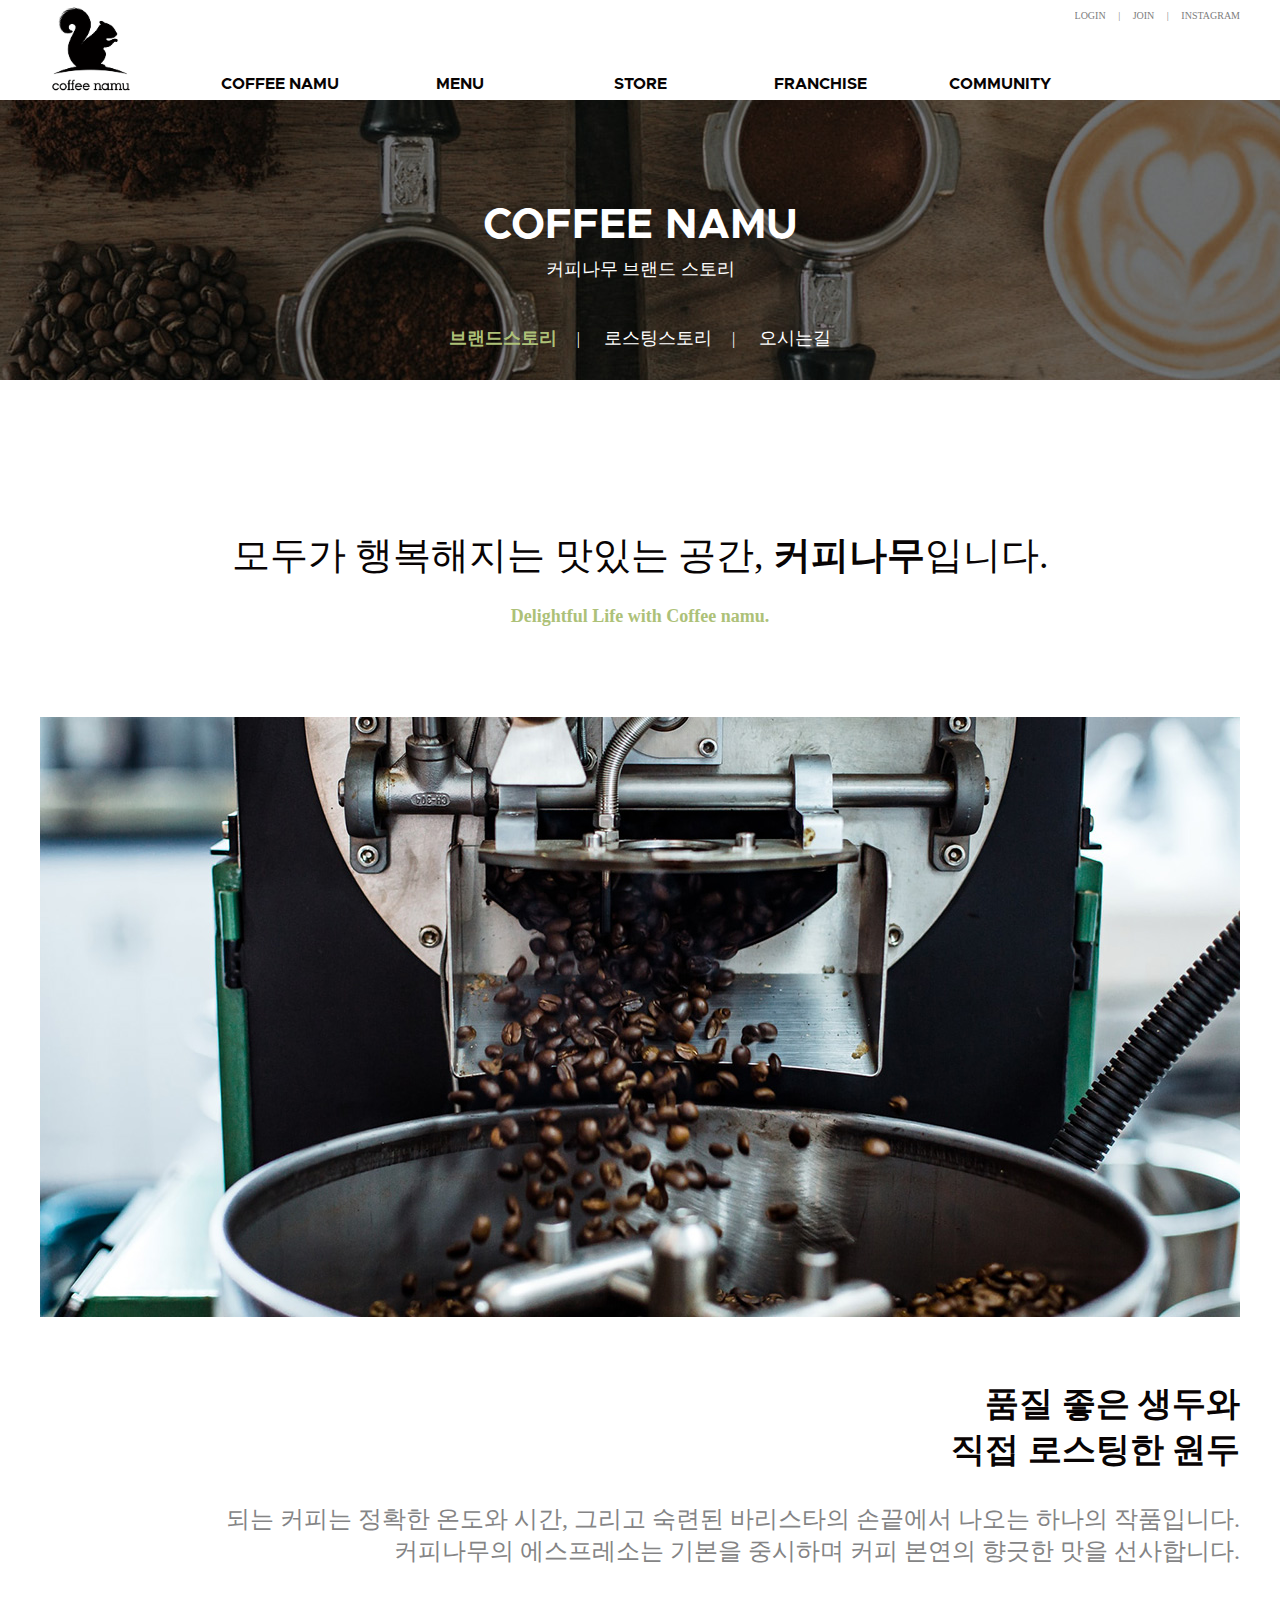
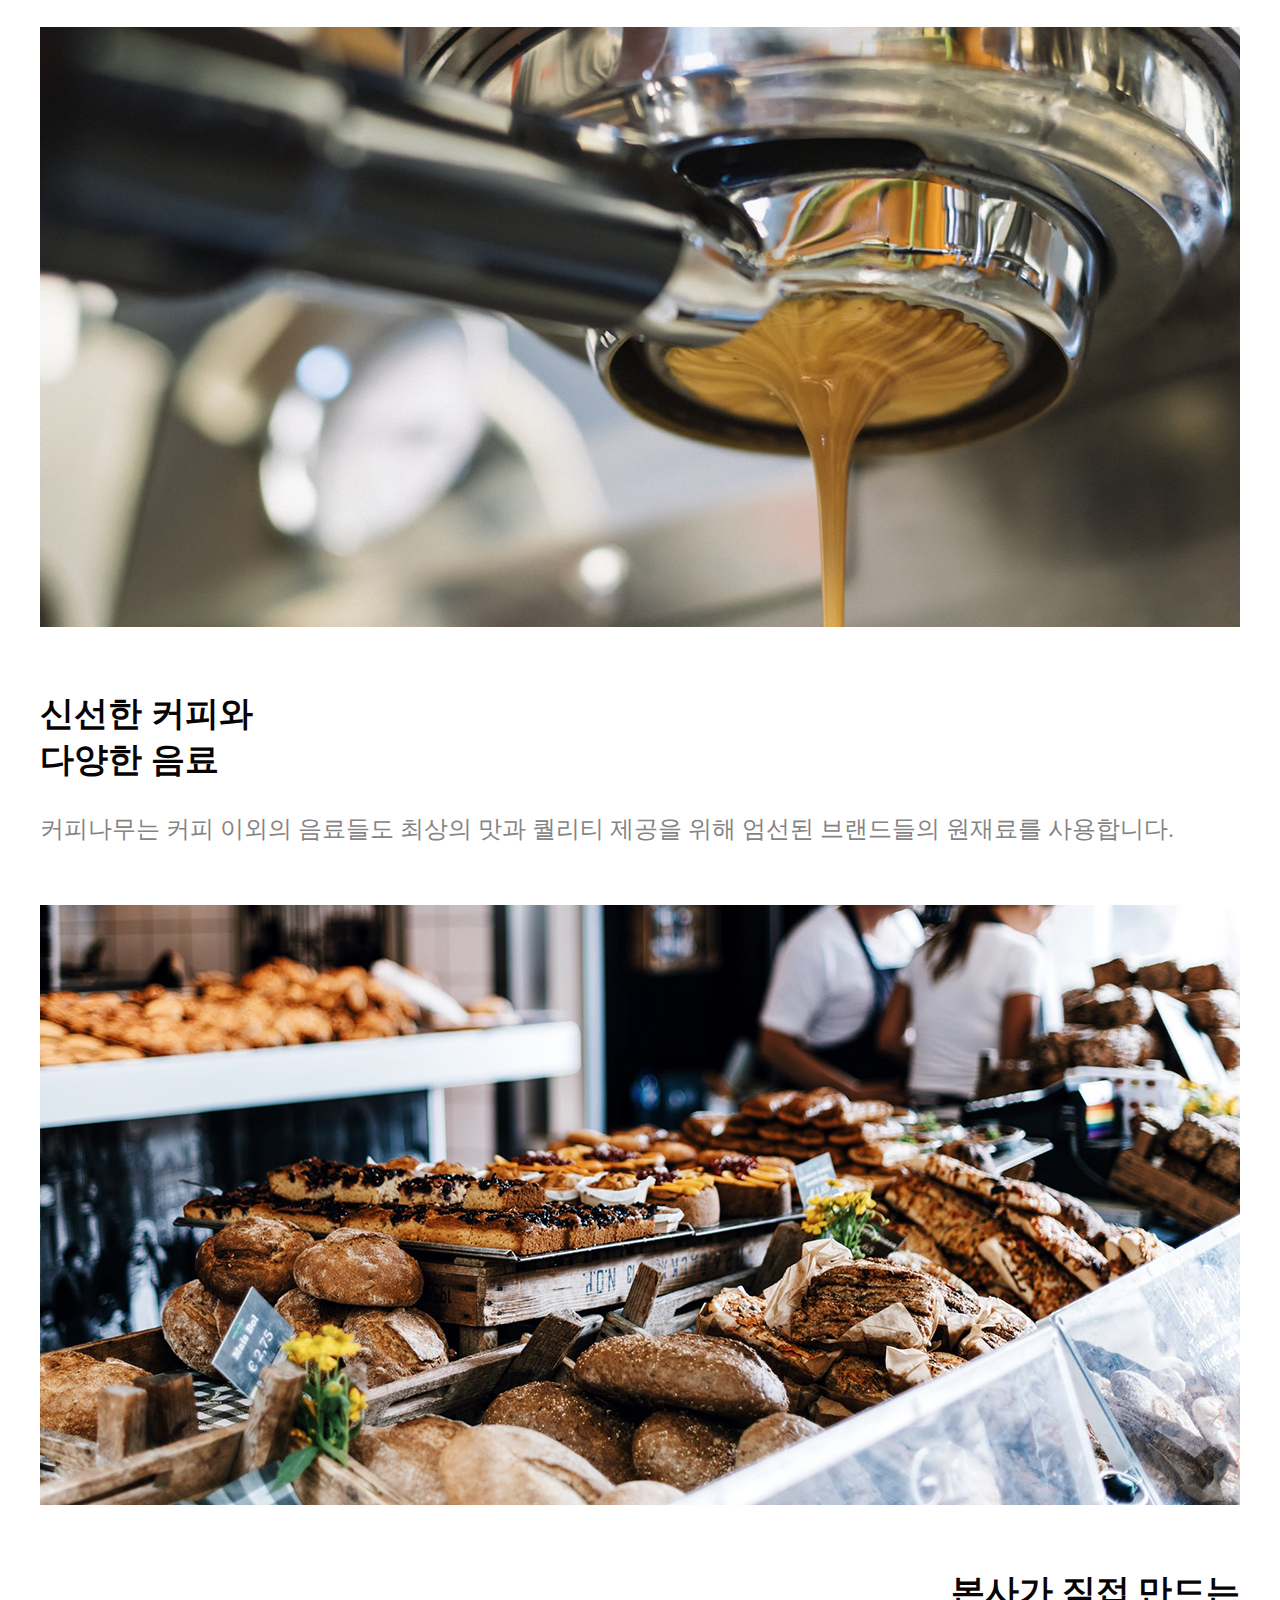
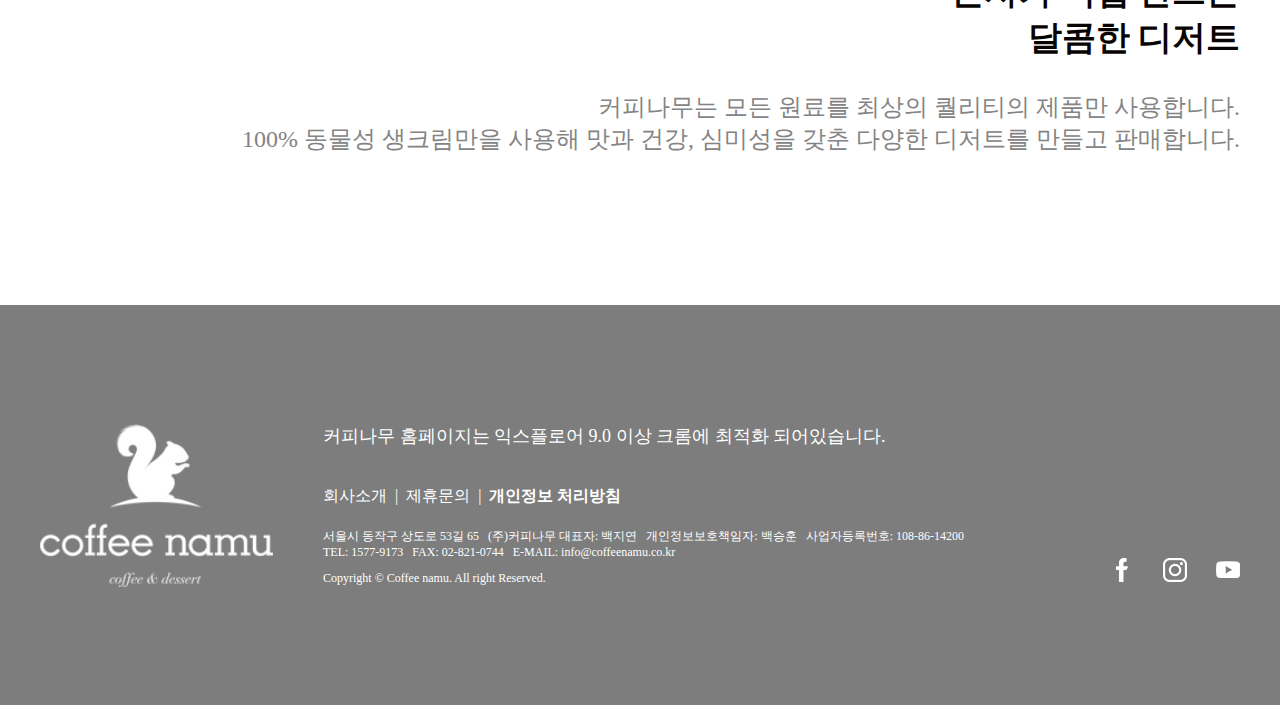
<file: sub1_1_re.html>
<!DOCTYPE html>
<html lang="en">
<head>
    <meta charset="UTF-8">
    <meta name="viewport" content="width=device-width, initial-scale=1.0">
    <title>카페나무 &lt; 브랜드스토리</title>
    <!-- webfont -->
    <link href="https://fonts.googleapis.com/css2?family=Noto+Sans+KR:wght@100;300;400;500;700;900&display=swap" rel="stylesheet">
    <!-- style css -->
    <link rel="stylesheet" href="./css/style_re.css">
    <link rel="stylesheet" href="./css/sub1_1_re.css">
    <!-- jQuery CDN -->
    <script src="https://ajax.googleapis.com/ajax/libs/jquery/3.5.1/jquery.min.js"></script>
    <!-- main script -->
    <script src="./script/main.js"></script>
</head>

<body>
    <!-- header -->
    <header id="main_header">
        <h1><a href="./index_re.html"><img src="./image/logo_main.png" alt="main logo"></a></h1>
        <!-- logo 73x79 -->
        <nav class="main_gnb">
            <ul class="depth1">
                <li><a href="./sub1_1_re.html" class="accent">coffee namu</a>
                    <ul class="depth2">
                        <li><a href="./sub1_1_re.html">브랜드 스토리</a></li>
                        <li><a href="#">로스팅 스토리</a></li>
                        <li><a href="#">오시는 길</a></li>
                    </ul>
                </li>
                <li><a href="./sub2_1_re.html">menu</a>
                    <ul class="depth2">
                        <li><a href="./sub2_1_re.html">신제품</a></li>
                        <li><a href="#">음료</a></li>
                        <li><a href="#">베이커리</a></li>
                        <li><a href="#">MD상품</a></li>
                    </ul>
                </li>
                <li><a href="#">store</a>
                    <ul class="depth2">
                        <li><a href="#">매장안내</a></li>
                    </ul>
                </li>
                <li><a href="#">franchise</a>
                    <ul class="depth2">
                        <li><a href="#">창업안내</a></li>
                        <li><a href="#">인테리어</a></li>
                        <li><a href="#">창업스토리</a></li>
                        <li><a href="#">가맹문의</a></li>
                    </ul>
                </li>
                <li><a href="#">community</a>
                    <ul class="depth2">
                        <li><a href="#">공지사항</a></li>
                        <li><a href="#">이벤트</a></li>
                        <li><a href="#">고객문의</a></li>
                    </ul>
                </li>
            </ul>
        </nav> 
        <nav class="main_lnb">
            <ul>
                <li><a href="#">login</a>&nbsp;&nbsp;&nbsp;&nbsp;&nbsp;|&nbsp;&nbsp;&nbsp;&nbsp;&nbsp;</li>
                <li><a href="#">join</a>&nbsp;&nbsp;&nbsp;&nbsp;&nbsp;|&nbsp;&nbsp;&nbsp;&nbsp;&nbsp;</li>
                <li><a href="#">instagram</a></li>
            </ul>
        </nav>
    </header>
    <div id="sub_header">
        <section class="head1">
            <h2><span>COFFEE NAMU</span></h2>
            <h4>커피나무 브랜드 스토리</h4>
        </section>    
        <section class="head2">
                <ul>
                    <li><a href="#" class="accent">브랜드스토리</a><span>|</span></li>
                    <li><a href="#" class="accent">로스팅스토리</a><span>|</span></li>
                    <li><a href="#">오시는길</a></li>
                </ul>
            </section>
    </div>  
    <!-- main content -->
    <article id="sub_cont">
        <div class="intro">
        <h2>모두가 행복해지는 맛있는 공간, <strong>커피나무</strong>입니다.</h2>
        <h4>Delightful Life with Coffee namu.</h4>
        </div>
        <section class="sec1">
            <img src="./image/brand_1.jpg" alt="브랜드1">
            <h3>품질 좋은 생두와 <br>직접 로스팅한 원두</h3>
            <p>되는 커피는 정확한 온도와 시간, 그리고 숙련된 바리스타의 손끝에서 나오는 하나의 작품입니다. <br>커피나무의 에스프레소는 기본을 중시하며 커피 본연의 향긋한 맛을 선사합니다.</p>
        </section>
        <section class="sec2">
            <img src="./image/brand_2.jpg" alt="브랜드2">
            <h3>신선한 커피와 <br>다양한 음료</h3>
            <p>커피나무는 커피 이외의 음료들도 최상의 맛과 퀄리티 제공을 위해 엄선된 브랜드들의 원재료를 사용합니다.</p>
        </section>
        <section class="sec3">
            <img src="./image/brand_3.jpg" alt="브랜드3">
            <h3>본사가 직접 만드는 <br>달콤한 디저트</h3>
            <p>커피나무는 모든 원료를 최상의 퀄리티의 제품만 사용합니다. <br>100% 동물성 생크림만을 사용해 맛과 건강, 심미성을 갖춘 다양한 디저트를 만들고 판매합니다.</p>
        </section>
    </article>
  
    <!-- footer -->
    <footer id="main_footer">
        <div class="footer_wrap">
            <h1><img src="./image/logo_footer.png" alt="푸터로고"></h1>
            <p class="caution">커피나무 홈페이지는 <span>익스플로어 9.0 이상 크롬</span>에 최적화 되어있습니다.</p>
            <ul class="footer_menu">
                <li><a href="#">회사소개</a><span>&nbsp;&nbsp;|&nbsp;&nbsp;</span></li>
                <li><a href="#">제휴문의</a><span>&nbsp;&nbsp;|&nbsp;&nbsp;</span></li>
                <li><a href="#"><strong>개인정보 처리방침</strong></a></li>
            </ul>
            <div class="footer_text">
            <p>서울시 동작구 상도로 53길 65&nbsp;&nbsp;&nbsp;(주)커피나무 대표자: 백지연&nbsp;&nbsp;&nbsp;개인정보보호책임자: 백승훈&nbsp;&nbsp;&nbsp;사업자등록번호: 108-86-14200</p>
            <p>TEL: 1577-9173&nbsp;&nbsp;&nbsp;FAX: 02-821-0744&nbsp;&nbsp;&nbsp;E-MAIL: info@coffeenamu.co.kr</p>
            </div>
            <p class="copy">Copyright &copy; Coffee namu. All right Reserved.</p>
            <div class="footer_sns">
                <a href="#"><img class="face" src="./image/facebook.png" alt="페이스북"></a>
                <a href="#"><img class="insta" src="./image/insta.png" alt="인스타그램"></a>
                <a href="#"><img class="you" src="./image/youtube.png" alt="유투브"></a>
            </div>
        </div> <!--wrap end-->    
    </footer>
</body>
</html>
</file>
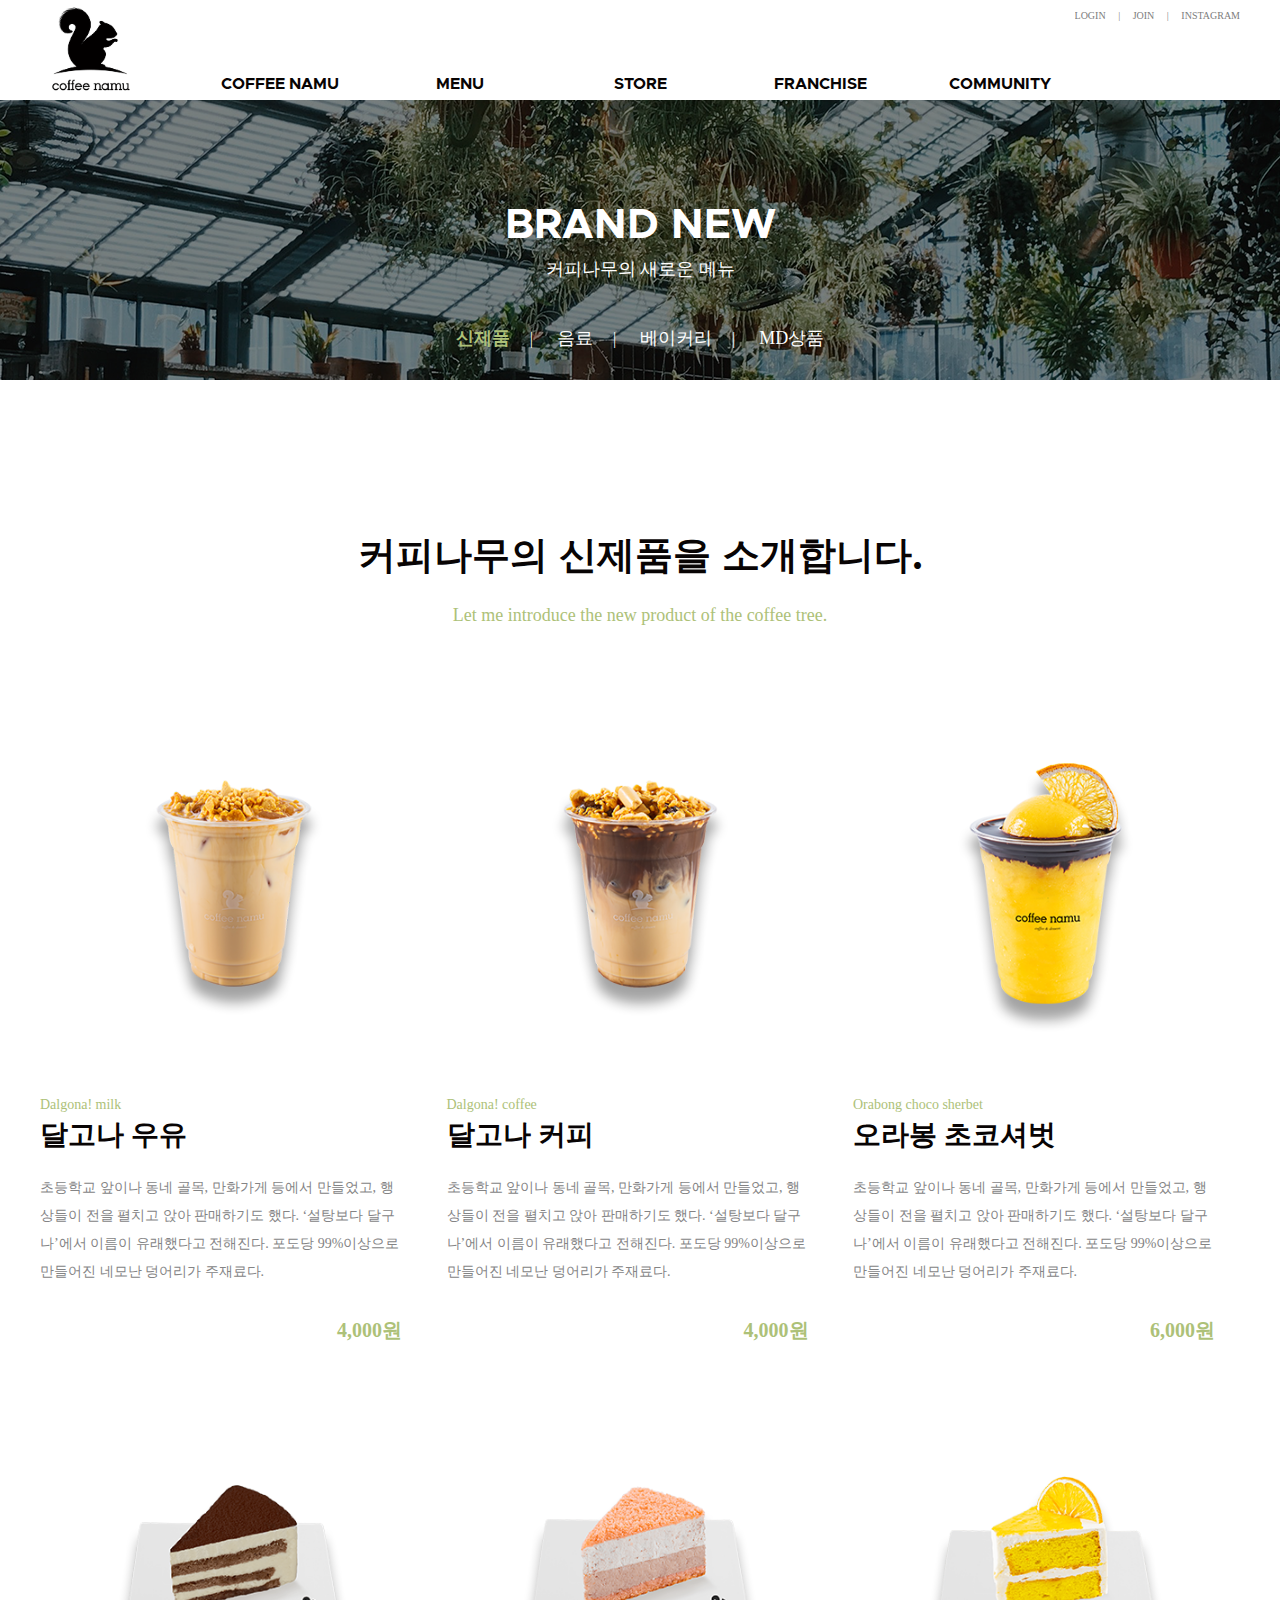
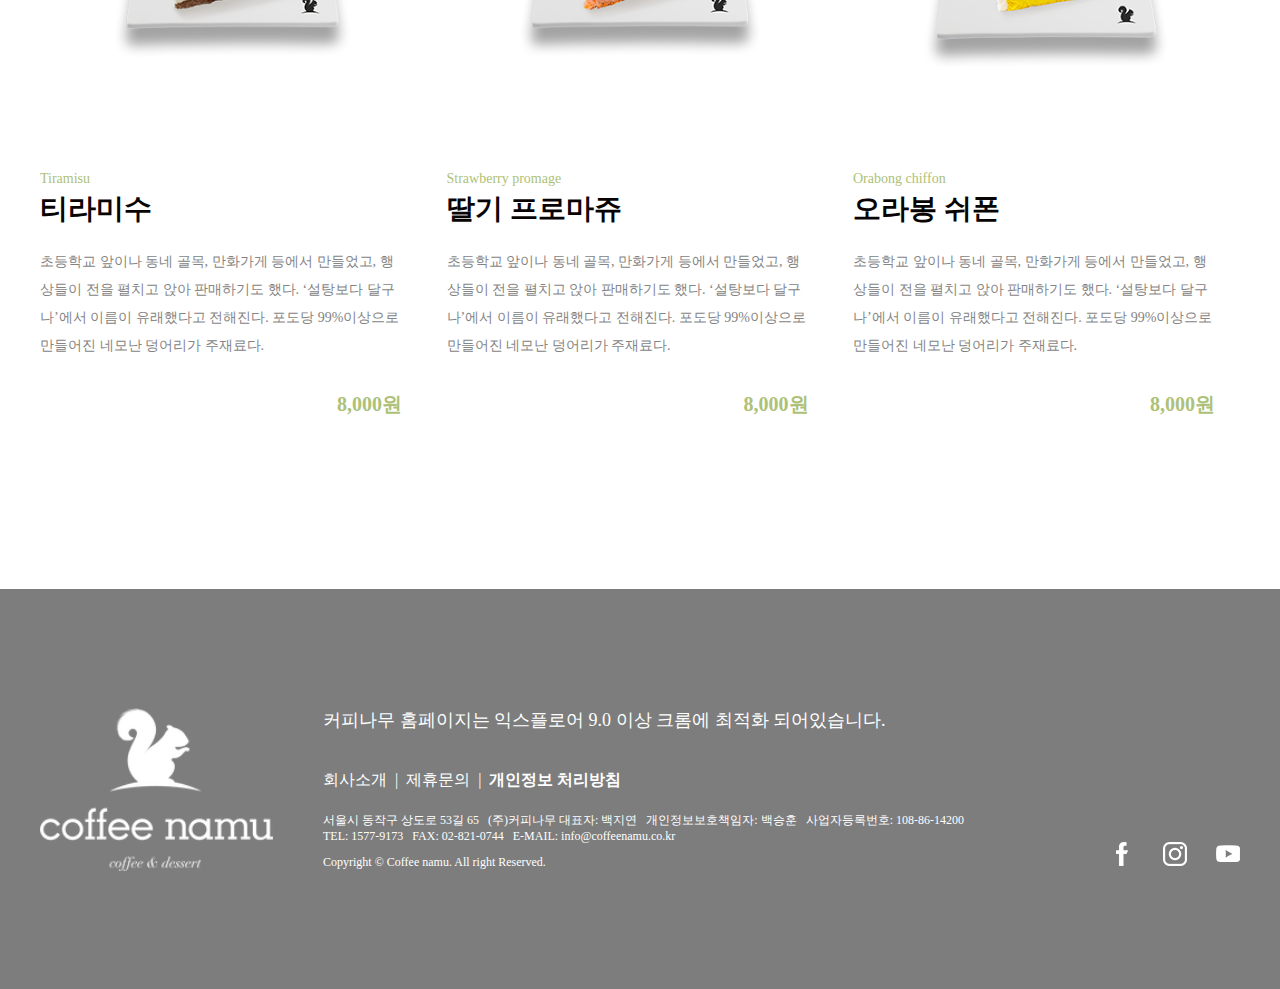
<file: sub2_1_re.html>
<!DOCTYPE html>
<html lang="en">
<head>
    <meta charset="UTF-8">
    <meta name="viewport" content="width=device-width, initial-scale=1.0">
    <title>CAFE NAMU | 모두가 행복해지는 공간, 카페나무입니다.</title>
    <!-- webfont -->
    <link href="https://fonts.googleapis.com/css2?family=Noto+Sans+KR:wght@100;300;400;500;700;900&display=swap" rel="stylesheet">
    <!-- style css -->
    <link rel="stylesheet" href="./css/style_re.css">
    <!-- sub2 css -->
    <link rel="stylesheet" href="./css/sub2_1_re.css">
    <!-- jQuery CDN -->
    <script src="https://ajax.googleapis.com/ajax/libs/jquery/3.5.1/jquery.min.js"></script>
    <!-- main script -->
    <script src="./script/main.js"></script>
</head>

<body>
    <!-- header -->
    <header id="main_header">
        <h1><a href="./index_re.html"><img src="./image/logo_main.png" alt="main logo"></a></h1>
        <!-- logo 73x79 -->
        <nav class="main_gnb">
            <ul class="depth1">
                <li><a href="./sub1_1_re.html">coffee namu</a>
                    <ul class="depth2">
                        <li><a href="./sub1_1_re.html">브랜드 스토리</a></li>
                        <li><a href="#">로스팅 스토리</a></li>
                        <li><a href="#">오시는 길</a></li>
                    </ul>
                </li>
                <li><a href="./sub2_1_re.html">menu</a>
                    <ul class="depth2">
                        <li><a href="./sub2_1_re.html">신제품</a></li>
                        <li><a href="#">음료</a></li>
                        <li><a href="#">베이커리</a></li>
                        <li><a href="#">MD상품</a></li>
                    </ul>
                </li>
                <li><a href="#">store</a>
                    <ul class="depth2">
                        <li><a href="#">매장안내</a></li>
                    </ul>
                </li>
                <li><a href="#">franchise</a>
                    <ul class="depth2">
                        <li><a href="#">창업안내</a></li>
                        <li><a href="#">인테리어</a></li>
                        <li><a href="#">창업스토리</a></li>
                        <li><a href="#">가맹문의</a></li>
                    </ul>
                </li>
                <li><a href="#">community</a>
                    <ul class="depth2">
                        <li><a href="#">공지사항</a></li>
                        <li><a href="#">이벤트</a></li>
                        <li><a href="#">고객문의</a></li>
                    </ul>
                </li>
            </ul>
        </nav> 
        <nav class="main_lnb">
            <ul>
                <li><a href="#">login</a>&nbsp;&nbsp;&nbsp;&nbsp;&nbsp;|&nbsp;&nbsp;&nbsp;&nbsp;&nbsp;</li>
                <li><a href="#">join</a>&nbsp;&nbsp;&nbsp;&nbsp;&nbsp;|&nbsp;&nbsp;&nbsp;&nbsp;&nbsp;</li>
                <li><a href="#">instagram</a></li>
            </ul>
        </nav>
    </header>

    <!-- subPage visual -->
    <section id="sub_visual">
        <div class="sub_title">
            <h2>brand new</h2>
            <p>커피나무의 새로운 메뉴</p>
        </div>
        <nav class="sub_lnb">
            <ul>
                <li><a href="#" class="lnb_click">신제품</a><span>|</span></li>
                <li><a href="#">음료</a><span>|</span></li>
                <li><a href="#">베이커리</a><span>|</span></li>
                <li><a href="#">MD상품</a></li>
            </ul>
        </nav>
       
    </section>
    <!-- coffee namu menu -->
    <section id="menu_title">
        <div class="menu_header">
            <h2>커피나무의 신제품을 소개합니다.</h2>
            <p>Let me introduce the new product of the coffee tree.</p>
        </div>
        <div class="menu">
            <div class="menu_content">
                <img src="./image/coffee1.png" alt="달고나 우유">
                <p class="firstP">Dalgona! milk</p>
                <h3>달고나 우유</h3>
                <p>초등학교 앞이나 동네 골목, 만화가게 등에서 만들었고, 행상들이 
                    전을 펼치고 앉아 판매하기도 했다. ‘설탕보다 달구나’에서 이름이 
                    유래했다고 전해진다. 포도당 99%이상으로 만들어진 네모난 덩어리가 주재료다.</p>
                <p class="price">4,000원</p>
            </div>
            <div class="menu_content">
                <img src="./image/coffee2.png" alt="달고나 커피">
                <p class="firstP">Dalgona! coffee</p>
                <h3>달고나 커피</h3>
                <p>초등학교 앞이나 동네 골목, 만화가게 등에서 만들었고, 행상들이 
                    전을 펼치고 앉아 판매하기도 했다. ‘설탕보다 달구나’에서 이름이 
                    유래했다고 전해진다. 포도당 99%이상으로 만들어진 네모난 덩어리가 주재료다.</p>
                <p class="price">4,000원</p>
            </div>
            <div class="menu_content">
                <img src="./image/coffee3.png" alt="오라봉 셔벗">
                <p class="firstP">Orabong choco sherbet</p>
                <h3>오라봉 초코셔벗</h3>
                <p>초등학교 앞이나 동네 골목, 만화가게 등에서 만들었고, 행상들이 
                    전을 펼치고 앉아 판매하기도 했다. ‘설탕보다 달구나’에서 이름이 
                    유래했다고 전해진다. 포도당 99%이상으로 만들어진 네모난 덩어리가 주재료다.</p>
                <p class="price">6,000원</p>
            </div>
            <div class="menu_content">
                <img src="./image/cake1.png" alt="티라미수">
                <p class="firstP">Tiramisu</p>
                <h3>티라미수</h3>
                <p>초등학교 앞이나 동네 골목, 만화가게 등에서 만들었고, 행상들이 
                    전을 펼치고 앉아 판매하기도 했다. ‘설탕보다 달구나’에서 이름이 
                    유래했다고 전해진다. 포도당 99%이상으로 만들어진 네모난 덩어리가 주재료다.</p>
                <p class="price">8,000원</p>
            </div>
            <div class="menu_content">
                <img src="./image/cake2.png" alt="딸기 프로마쥬">
                <p class="firstP">Strawberry promage</p>
                <h3>딸기 프로마쥬</h3>
                <p>초등학교 앞이나 동네 골목, 만화가게 등에서 만들었고, 행상들이 
                    전을 펼치고 앉아 판매하기도 했다. ‘설탕보다 달구나’에서 이름이 
                    유래했다고 전해진다. 포도당 99%이상으로 만들어진 네모난 덩어리가 주재료다.</p>
                <p class="price">8,000원</p>
            </div>
            <div class="menu_content">
                <img src="./image/cake4.png" alt="오라봉 쉬폰">
                <p class="firstP">Orabong chiffon</p>
                <h3>오라봉 쉬폰</h3>
                <p>초등학교 앞이나 동네 골목, 만화가게 등에서 만들었고, 행상들이 
                    전을 펼치고 앉아 판매하기도 했다. ‘설탕보다 달구나’에서 이름이 
                    유래했다고 전해진다. 포도당 99%이상으로 만들어진 네모난 덩어리가 주재료다.</p>
                <p class="price">8,000원</p>
            </div>
        </div>
    </section>

    <!-- footer -->
    <footer id="main_footer">
        <div class="footer_wrap">
            <h1><img src="./image/logo_footer.png" alt="푸터로고"></h1>
            <p class="caution">커피나무 홈페이지는 <span>익스플로어 9.0 이상 크롬</span>에 최적화 되어있습니다.</p>
            <ul class="footer_menu">
                <li><a href="#">회사소개</a><span>&nbsp;&nbsp;|&nbsp;&nbsp;</span></li>
                <li><a href="#">제휴문의</a><span>&nbsp;&nbsp;|&nbsp;&nbsp;</span></li>
                <li><a href="#"><strong>개인정보 처리방침</strong></a></li>
            </ul>
            <div class="footer_text">
            <p>서울시 동작구 상도로 53길 65&nbsp;&nbsp;&nbsp;(주)커피나무 대표자: 백지연&nbsp;&nbsp;&nbsp;개인정보보호책임자: 백승훈&nbsp;&nbsp;&nbsp;사업자등록번호: 108-86-14200</p>
            <p>TEL: 1577-9173&nbsp;&nbsp;&nbsp;FAX: 02-821-0744&nbsp;&nbsp;&nbsp;E-MAIL: info@coffeenamu.co.kr</p>
            </div>
            <p class="copy">Copyright &copy; Coffee namu. All right Reserved.</p>
            <div class="footer_sns">
                <a href="#"><img class="face" src="./image/facebook.png" alt="페이스북"></a>
                <a href="#"><img class="insta" src="./image/insta.png" alt="인스타그램"></a>
                <a href="#"><img class="you" src="./image/youtube.png" alt="유투브"></a>
            </div>
        </div> <!--wrap end-->    
    </footer>
</body>
</html>
</file>
<file: css/style_re.css>
/* style css */


/* 초기화 */

* { 
    margin: 0; padding: 0;
    box-sizing: border-box;
}
a { 
    text-decoration: none;
    color: #080404;
}
li { list-style-type: none;}
body {
    color: #080404;
    font-family: 'Noto Sans KR', sans-serif;
    font-family: "metropolis-medium";
}

@font-face {
    font-family: "metropolis-medium";
    src: url('../fonts/Metropolis-Medium.otf');
    font-family: "Metropolis-bold";
    src: url('../fonts/Metropolis-Bold.otf')
     
}
img { border: none;}

/* main_header */
#main_header { 
    width: 1200px; height: 100px;
    margin: 0 auto;
    /* text-align: center; */
    position: relative;
    /* outline: 1px solid red; */
}
#main_header > h1 { 
    position: relative;
    
}
#main_header > h1 img {
    width: 100px; 
    /* outline: 1px solid green; */
}

/* main_gnb */
#main_header > .main_gnb {
    width: 900px;  height: 22px;
    margin: 0 auto;
    position: absolute;
    left: 150px; 
    bottom: 5px;
    text-align: center;
    /* outline: 1px solid red; */
}
.main_gnb > .depth1 { 
    overflow: hidden; 
    /* display: inline-block; */
    /* outline: 1px solid green; */
    
}
.main_gnb > .depth1 > li {
    float: left;
    width: calc(900px / 5);
    /* outline: 1px solid pink; */
}
.main_gnb > .depth1  a {
    /* outline: 1px solid blue; */
    font-size: 16px;
    font-weight: 600;
    font-family: 'metropolis-bold';
    text-transform: uppercase;
    line-height: 22px;
    display: block;
}

/* depth2 */
.main_gnb > .depth1 > li > .depth2 {
    background-color: rgba(255, 255, 255, 0.7);
    padding-top: 15px;
    margin-top: 5px;
    height: 160px;
    position: relative;
    z-index: 999;
    display: none;

}
.main_gnb > .depth1 > li > .depth2 > li {
    padding: 5px 0;
}

.main_gnb > .depth1 > li > .depth2 a {
    font-size: 14px;
    font-weight: 600;
}

/* hover */
/* .main_gnb > .depth1 > li:hover > .depth2 { display: block; } */
.main_gnb > .depth1 > li > a:hover { 
    color: #adc178;

}
.main_gnb > .depth1 > li > .depth2 > li:hover > a {
    color: #adc178;
}



/* main_lnb */
#main_header > .main_lnb {
    /* width: 254px  */
    position: absolute;
    top: 10px; right: 0;
    /* outline: 1px solid rebeccapurple; */
}
.main_lnb > ul { overflow: hidden; }
.main_lnb > ul > li {
    float: left;
    color: #7d7d7d;
    font-size: 10px;
    
}    
.main_lnb > ul > li a { 
    color: #7d7d7d;
    font-weight: 400;
    font-size: 10px;
    text-transform: uppercase;
}

/*  main_visual */
#main_visual {
    min-width: 1200px;
    width: 100%; height: 500px;
    /* outline: 3px solid green; */
    position: relative;
    overflow: hidden;
}

#main_visual > .fixed_img {
    width: 1920px; 
    position: absolute;
    left: 50%;
    transform: translateX(-50%);
    overflow: hidden;
}

/* bxslider style */
.bx-wrapper { 
    /* outline: 1px solid blue; */
    height: 500px;
    border: none;
}
.bx-controls > .bx-pager { 
    /* outline: 1px solid red; */
    position: relative;
    bottom: 60px;
}

.bx-wrapper:active,
.bx-wrapper:focus {
    border: none;
}

.bx-controls > .bx-pager > .bx-pager-item > a {
    /* width: 300px; height: 5px; */
    background-color: #080404;
    margin-right: 20px;
}

.bx-wrapper .bx-pager.bx-default-pager a.active {
  background: #fff;
}

.bx-wrapper .bx-prev, 
.bx-wrapper .bx-next { 
    display: none;
}

/* seciton 공통 스타일 */
section {
    margin: 0 auto;
    text-align: center;
    /* position: absolute; */
}
section h2 {
    font-family: 'metropolis-bold';
    /* font-weight: bold; */
    font-size: 34px;
    text-transform: uppercase;
    /* margin-bottom: 15px; */
}
section p {
    font-weight: 200;
    font-size: 24px;
    color: #848485;
    padding-top: 10px;
}

section .para {
    padding-top: 150px;
    padding-bottom: 80px;
}

/* content1: 케익 슬라이드 영역 */
#content1 { 
    width: 1200px;
    /* outline: 1px solid blue; */
}
#content1 img {
    margin: 0 auto;
}




/* contetn2: 프랜차이즈 영역*/
#franchise { 
    width: 1200px;
    /* outline: 1px solid lightcoral; */
    margin-bottom: 80px;

}
#franchise > .info_img {
    background-image: url('../image/franchise_bg_1.jpg');
    background-size: 1200px; height: 600px;
    background-repeat: no-repeat;
    background-position: 50%;
    position: relative;
}

#franchise > .info_img > .info_text {
    position: relative;
    left: 80px; top: 135px;
    text-align: left;
    /* outline: 1px solid yellow; */
}
#franchise > .info_img > .info_text img {
    margin-bottom: 34px;
    width: 30px; height: 40px;
}
#franchise > .info_img > .info_text p {
    font-size: 38px;
    font-weight: 500;
    color: #fff;
    line-height: 50px;
    /* outline: 1px solid red; */
    padding: 0;
}
#franchise > .info_img > .info_text > .info_btn {
    width: 230px; height: 60px;
    background-color: #adc178;
    border-radius: 100px;
    margin-top: 60px;
    text-align: center;
}
#franchise > .info_img > .info_text > .info_btn > a {
    font-size: 30px;
    line-height: 60px;
    font-weight: 700;
    color: #080404;
}

/* 프랜차이즈 2번째 내용 2개 */
#franchise > .story_contact {
    overflow: hidden;
}
#franchise > .story_contact > .story_img {
    margin-top: 20px;
    width: 590px; height: 590px;
    position: relative;
    background-image: url('../image/franchise_bg_2.jpg');
    background-size: 100%;
    float: left;
}

#franchise > .story_contact p {
    color: #fff;
    font-size: 38px;
    font-weight: 500;
    line-height: 50px;
    padding: 0;
} 


#franchise > .story_contact > .contact_img { 
    width: 590px; height: 590px;
    float: left;
    margin-top: 20px;
    margin-left: 20px;
    background-image: url('../image/franchise_bg_3.jpg');
    background-size: 100%;
}
#franchise > .story_contact .story_btn {
    width: 230px; height: 60px;
    background-color: #adc178;
    border-radius: 100px;
    display: inline-block;
    margin-top: 100px;
}
#franchise > .story_contact a {
    color: #080404;
    font-size: 30px;
    font-weight: 700;
    line-height: 60px;
}
#franchise > .story_contact .text { 
    text-align: center;
    position: relative;
    top: 260px;
}
#franchise > .info_img > .info_text > .info_btn:hover {
    background-color: #fff;
}
#franchise > .story_contact > .story_img >.text > .story_btn:hover {
    background-color: #fff;
}
#franchise > .story_contact > .contact_img >.text > .story_btn:hover {
    background-color: #fff;
}


/* sns part */
#sns {
    width: 100%; height: 1031px;
    background-color: #adc178;
    
}
#sns > .sns_img {
    width: 1200px;
    margin: 0 auto;
    overflow: hidden;
    /* outline: 2px solid blue; */
}
#sns > .sns_img > .img_wrap {
    float: left;
    width: 285px;
    overflow: hidden;

}
#sns > .sns_img > .img_wrap {
    margin-right: 20px;
    margin-bottom: 20px;
    /* outline: 2px solid red; */
}

#sns > .sns_img > div:nth-child(4) { margin-right: 0;}
#sns > .sns_img > div:nth-child(8) { margin-right: 0;}

#sns > .sns_img > div:nth-child(5),
#sns > .sns_img > div:nth-child(6),
#sns > .sns_img > div:nth-child(7),
#sns > .sns_img > div:nth-child(8) { margin-bottom: 0;}


#sns > .para p {
    color: #fff;
}

#sns img:hover {
    transform: scale(1.2);
    transition-duration: 1s;
    opacity: 0.8;
    
}

/* news, icon 섹션 */
#news {
    width: 1200px; 
    /* background-color: sandybrown; */
    margin-bottom: 150px;
    margin-top: 80px;
    overflow: hidden;
    position: relative;
}
#news > .notice { 
    float: left;
    width: 490px;
    /* margin-right: 100px; */
    position: absolute;
    top: 50%;
    transform: translateY(-50%);
}
#news > .notice .title {
    font-size: 30px;
    text-align: left;
    padding-bottom: 20px;
    border-bottom: 2px solid #080404;
}
#news > .notice .bold {
    font-weight: bold;
    padding-right: 20px;
}
#news > .notice .small { 
    font-size: 12px;
    color: #adc178;
    font-family: 'metropolis-medium';
}
#news > .notice > ul > li { overflow: hidden;}
#news > .notice > ul > li > a {
    float: left;
    font-weight: 400;
}
#news > .notice > ul > li > .date {
    float: right;
}
#news > .notice > ul > li {
    border-bottom: 1px solid #080404;
    padding: 20px 0;
    font-size: 20px;
}

#news > .notice > ul > li a:hover {
    color: #adc178;
}

#news > .icons {
    float: right;
}
#news > .icons > a > img {
    margin-left: 20px;
}
#news > .icons > a:first-child > img { margin-left: 0;} 

/* main_footer */
#main_footer {
    width: 100%;
    height: 400px;
    background-color: #7d7d7d;
    color: #fff;
}

#main_footer > .footer_wrap {
    width: 1200px;
    height: 400px;
    /* outline: 1px solid red; */
    position: relative;
    margin: 0 auto;
}

#main_footer > .footer_wrap > h1 img {
    width: 233px; height: 163px;
    position: absolute;
    left: 0; top: 119px;
}
#main_footer > .footer_wrap > .caution { 
    font-size: 18px;
    font-weight: 300;
    position: absolute;
    left: 283px; top: 119px;
}
#main_footer > .footer_wrap > .caution span {
    font-weight: 500;
}
#main_footer > .footer_wrap > .footer_menu { 
    overflow: hidden;
    position: absolute;
    left: 283px; top: 181px;
}
#main_footer > .footer_wrap > .footer_menu > li  {
    float: left;
}
#main_footer a { 
    color: #fff;
    font-weight: 400;
}

#main_footer > .footer_wrap > .footer_sns {
    position: absolute;
    bottom: 119px; right: 0;
}
#main_footer > .footer_wrap > .footer_sns img {
    padding-left:  25px;
}


#main_footer > .footer_wrap > .footer_text {
    position: absolute;
    left: 283px; top: 223px;
    font-size: 12px;
    line-height: 16px;
}
#main_footer > .footer_wrap > .copy {
    font-size: 12px;
    position: absolute;
    left: 283px; bottom: 119px;
}

/* slick plugin style */
/* 화살표 */
.slick-arrow{
    /* z-index: 2;  */
    /* prev버튼은 위치 이동시 이미지 뒤로 숨겨짐 */
    position:absolute;  /* 원하는 위치에 지정  */
    top: 50%; 
    width: 23px; 
    height: 103px; 
    transform: translateY(-65%);
    border: none;
    text-indent: -9999px;
    background-color: transparent;
}
.slick-arrow:focus {
    border: none;
    outline: none;
}
.slick-prev {
    background-image: url('../image/arrow_left.png');
}
.slick-next {
    background-image: url('../image/arrow_right.png');
}

.slick-prev.slick-arrow{ /* prev 이전 */
    left: -100px;
}
.slick-next.slick-arrow{ /* next 다음 */
    right: -100px;
}
        
/* 아래점 */
.slick-dots{ 
    text-align: center;
}
.slick-dots li{
    display: inline-block; 
    margin: 20px 5px;
}

.slick-dots button { 
    width: 10px;
    height: 10px;
    border: none;
    border-radius: 100px;
    text-indent: -9999px;
    background-color: #adc178;
}

.slick-dots button:focus {
    border: none;
    outline: none;
    background-color: #7d7d7d;
   
}

.slick-dots button:hover,
.slick-dots button:active {
    background-color: #848485;
}
</file>
<file: css/sub1_1_re.css>
#sub_header {
    background: url('../image/brandstory_header.jpg');
    width: 100%;
    height: 280px;
    background-repeat: cover;
    background-position: 50%;
    position: relative;
    color: #fff;
}
#sub_header > .head1 > h2 {
    padding-top: 105px;
    font-size: 42px;
    font-family: 'metropolis-bold';
}
#sub_header > .head1 > h4 {
    font-size: 18px;
    font-weight: lighter;
    padding-top: 10px;
}
#sub_header > .head1 > h2, h4 {
    margin: 0 auto;
    /* outline: 2px solid green; */
    text-align: center;
    color: #fff;
}
#sub_header > .head2 {
    position: absolute;
}
#sub_header > .head2 {
    width: 100%;
    /* outline: 3px solid green; */
    text-align: center;
    bottom: 30px;
}
#sub_header > .head2 > ul > li {
    display: inline-block;
}

#sub_header > .head2 > ul > li > a {
    color: #fff;
    font-weight: normal;
    padding: 0 20px;
    font-size: 18px;
}
#sub_header > .head2 > ul > li:first-child > a {
    color: #adc178;
    font-weight: bold;
}

/* main_content */
article {
    width: 1200px;
    margin: 0 auto;
}

#sub_cont > .intro {
    margin-top: 150px;
    text-align: center;
}
#sub_cont > .intro > h2 {
    font-size: 38px;
    font-weight: normal;
}
#sub_cont > .intro > h4 {
    /* outline: 2px solid green; */
    color: #adc178;
    margin-top: 25px;
    font-size: 18px;
}
#sub_cont > section > h3 {
    font-size: 34px;
    margin-top: 60px;
}
#sub_cont > section > img {
    height: 600px;
}
#sub_cont > .sec1 {
    margin-top: 90px;
}

#sub_cont > .sec2 {
    text-align: left;
}

#sub_cont > .sec1, .sec3 {
    text-align: right;
}
#sub_cont > section > p {
    margin-top: 20px; 
}
#sub_cont > .sec2, .sec3 {
    margin-top: 60px;
}
#sub_cont > .sec3 {
    margin-bottom: 150px;
}
</file>
<file: css/sub2_1_re.css>
/* sub2.css */

/* sub_visual */
#sub_visual {
    background: url(../image/sub2_visual.png);
    width: 100%; height: 280px;
    background-repeat: cover;
    background-position: 50%;
    position: relative;
    color: #fff;
    text-align: center;
}

#sub_visual > .sub_title > h2 {
    padding-top: 105px;
    font-size: 42px;
    font-family: 'metropolis-bold';
}
#sub_visual > .sub_title > p {
    padding-top: 10px;
    font-size: 18px;
    color: #fff;
}
#sub_visual >.sub_lnb {
    position: absolute;
    bottom: 30px;
    text-align: center;
    width: 100%;
}
#sub_visual > .sub_lnb li {
    display: inline-block;

}
#sub_visual > .sub_lnb li > .lnb_click {
    color: #adc178;
    font-weight: bold;
}
#sub_visual > .sub_lnb a {
    font-size: 18px;
    color: white;
    padding: 0 20px
}
#sub_visual > div > .sub_lnb span {
    color: white;
}

/* menu_title */
#menu_title {
    width: 1200px;
    /* outline: 2px solid red; */
    overflow: hidden;
    margin: 0 auto;
    margin-bottom: 151px;
}
#menu_title > .menu_header > h2 {
    margin-top: 150px;
    font-size: 38px;
}
#menu_title > .menu_header > p {
    font-size: 18px;
    margin-top: 14px;
    color: #adc178;
    font-family: 'metropolis-medium';
    font-weight: 500;
}
#menu_title > .menu {
    margin-top: 64px;
    /* outline: 2px solid green; */
}

#menu_title > .menu > .menu_content {
    width: 387px;
    /* outline: 2px solid red; */
    float: left;
    margin-right: 19.5px;
}

#menu_title > .menu > .menu_content > img {
    overflow: hidden;
    transform: scale(0.9, 0.9);
    transition-duration: 0.5s;
}
/* 이미지 hover */
#menu_title > .menu > .menu_content > img:hover {
    transform: scale(1, 1);
}

#menu_title > .menu > .menu_content:nth-child(3n) {
    margin-right: 0;
}

#menu_title > .menu p {
    text-align: left;
    font-size: 14px;
    font-weight: 300;
    line-height: 28px;
    margin-bottom: 20px;
    padding-right: 25px;
}
#menu_title > .menu .firstP {
    color: #adc178;
    font-family: 'metropolis-medium';
    /* font-weight: light; */
    margin-bottom: -3px;
}
#menu_title > .menu h3 {
    text-align: left;
    font-size: 28px;
    font-weight: 800;
    margin-bottom: 10px;
}
#menu_title > .menu .price {
    font-weight: 800;
    font-size: 20px;
    text-align: right;
    color: #adc178;
}
</file>
